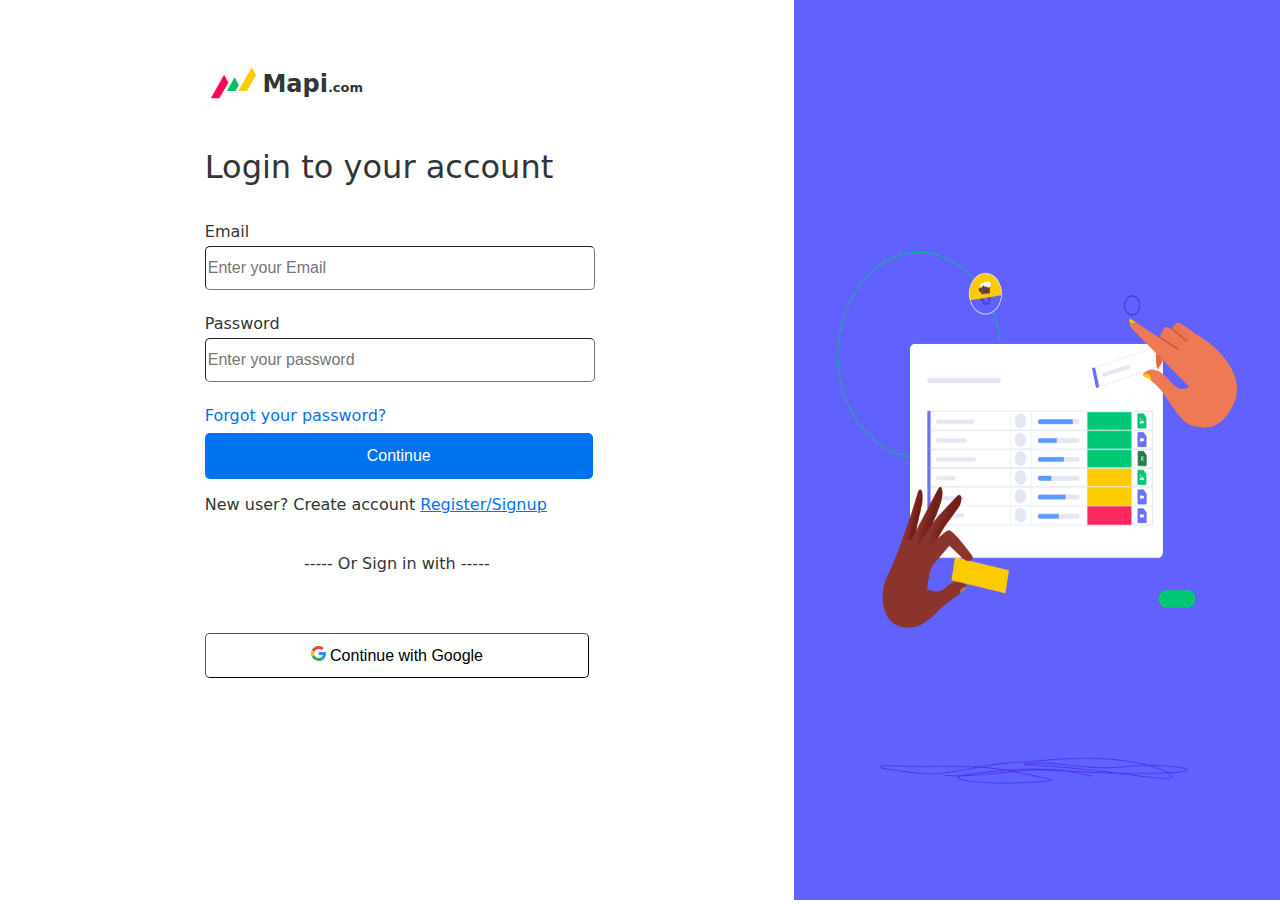
<file: Frontend/pages/login.html>
<!DOCTYPE html>
<html lang="en">
<head>
    <meta charset="UTF-8">
    <meta http-equiv="X-UA-Compatible" content="IE=edge">
    <meta name="viewport" content="width=device-width, initial-scale=1.0">
    <title>Login page</title>
    <link rel="stylesheet" href="../styles/login.css">
</head>
<body>
    <div id="container">
        <div id="left">
            <div id="leftmaincont">    
                <div id="logo">
                    <img src="../images/Untitled design.png" alt="Logo">        
                    <h2>Mapi<span>.com</span></h2>
                </div>
                <h1>Login to your account</h1>
                <form id="formcontainer">
                    <p>Email</p>
                    <input type="email" id="email" class="rcheck" placeholder="Enter your Email" required>
                    <p>Password</p>
                    <input type="password" id="password" class="rcheck" placeholder="Enter your password" required>
                    <p id="forgot">Forgot your password?</p>
                    <input type="submit" id="continue" value="Continue">
                </form>
                <p>New user? Create account <a href="./register.html" id="spanid">Register/Signup</a> </p>
                <div id="or">----- Or Sign in with -----</div>
                <button class="echeck" id="gbtn"> <img src="../images/google-icon.svg" alt="Google icon"> Continue with Google</button>
            </div>
        </div>
        <div id="right">
            <img src="../images/welcome-to-monday.png" alt="Welcome to Monday">
        </div>
    </div>
    <script src="../scripts/login.js"></script>
</body>  
</html>
</file>
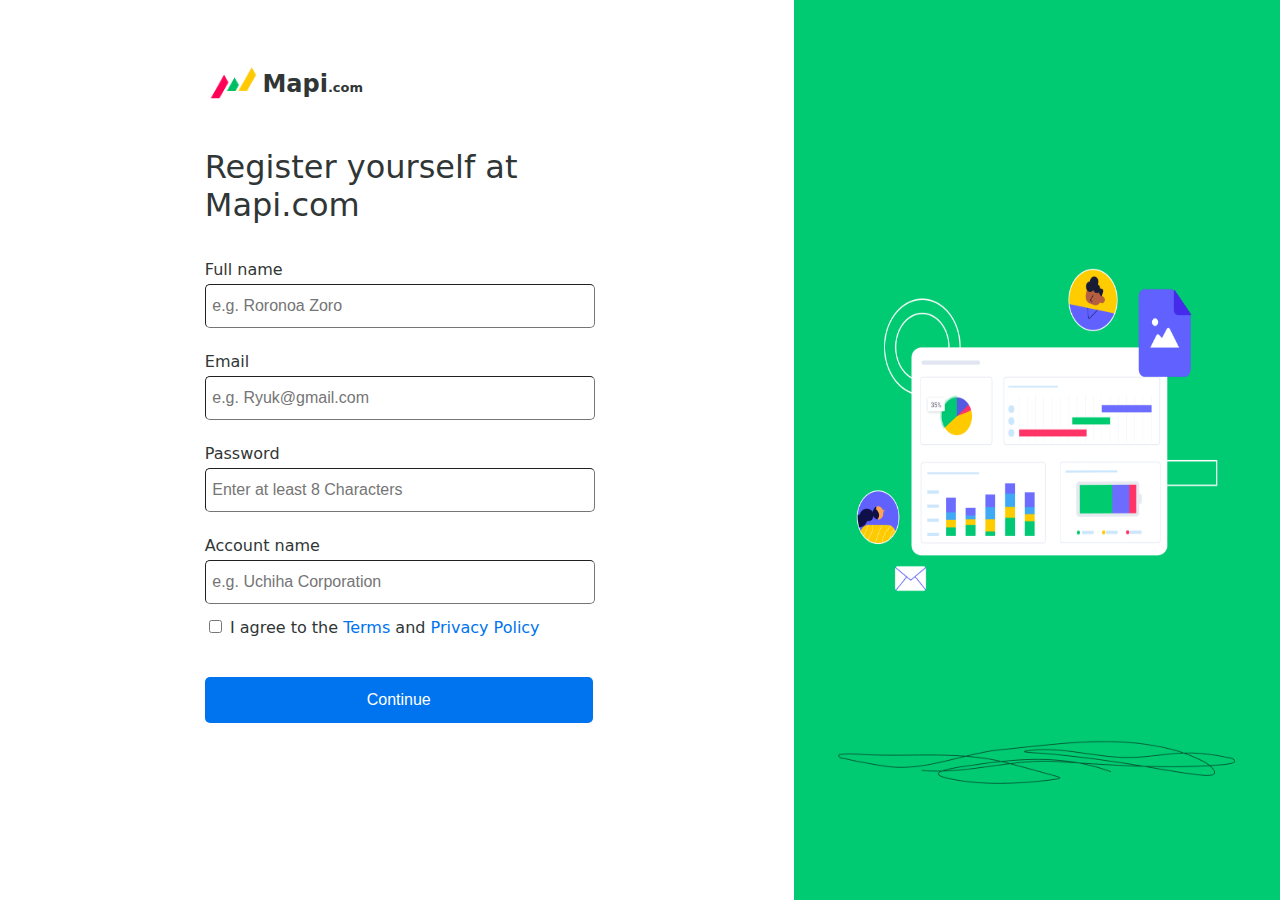
<file: Frontend/pages/register.html>
<!DOCTYPE html>
<html lang="en">
<head>
    <meta charset="UTF-8">
    <meta http-equiv="X-UA-Compatible" content="IE=edge">
    <meta name="viewport" content="width=device-width, initial-scale=1.0">
    <title>Register page</title>
    <link rel="stylesheet" href="../styles/register.css">
</head>
<body>
        <div id="container">
            <div id="left">
                <div id="leftmaincont">    
                    <div id="logo">
                        <img src="../images/Untitled design.png" alt="err">        
                        <h2>Mapi<span>.com</span></h2>

                    </div>
                    <h1>Register yourself at Mapi.com</h1>
                    <form id="formcontainer" action="/register" method="POST">
                        <p>Full name</p>
                        <input type="text" id="fullname" name="fullname" class="rcheck" placeholder=" e.g. Roronoa Zoro">
                        <p>Email</p>
                        <input type="email" id="email" name="email" class="rcheck" placeholder=" e.g. Ryuk@gmail.com">
                        <p>Password</p>
                        <input type="password" id="password" name="password" class="rcheck" placeholder=" Enter at least 8 Characters">
                        <p>Account name</p>
                        <input type="text" id="accountname" name="accountname" class="rcheck" placeholder=" e.g. Uchiha Corporation">
                        <div id="checkbox">
                            <input type="checkbox" required> <span>I agree to the <span class="terms"> Terms </span> and <span class="terms"> Privacy Policy</span> </span>
                        </div>
                        <input type="submit" id="continue" value="Continue">
                    </form>
                </div>
            </div>
            <div id="right">
                <img src="../images/what-aspects-of-your-work-do-you-need-help_with.png" alt="">
            </div>
        </div>
</body>  
</html>
<script src="../scripts/register.js"></script>
</file>
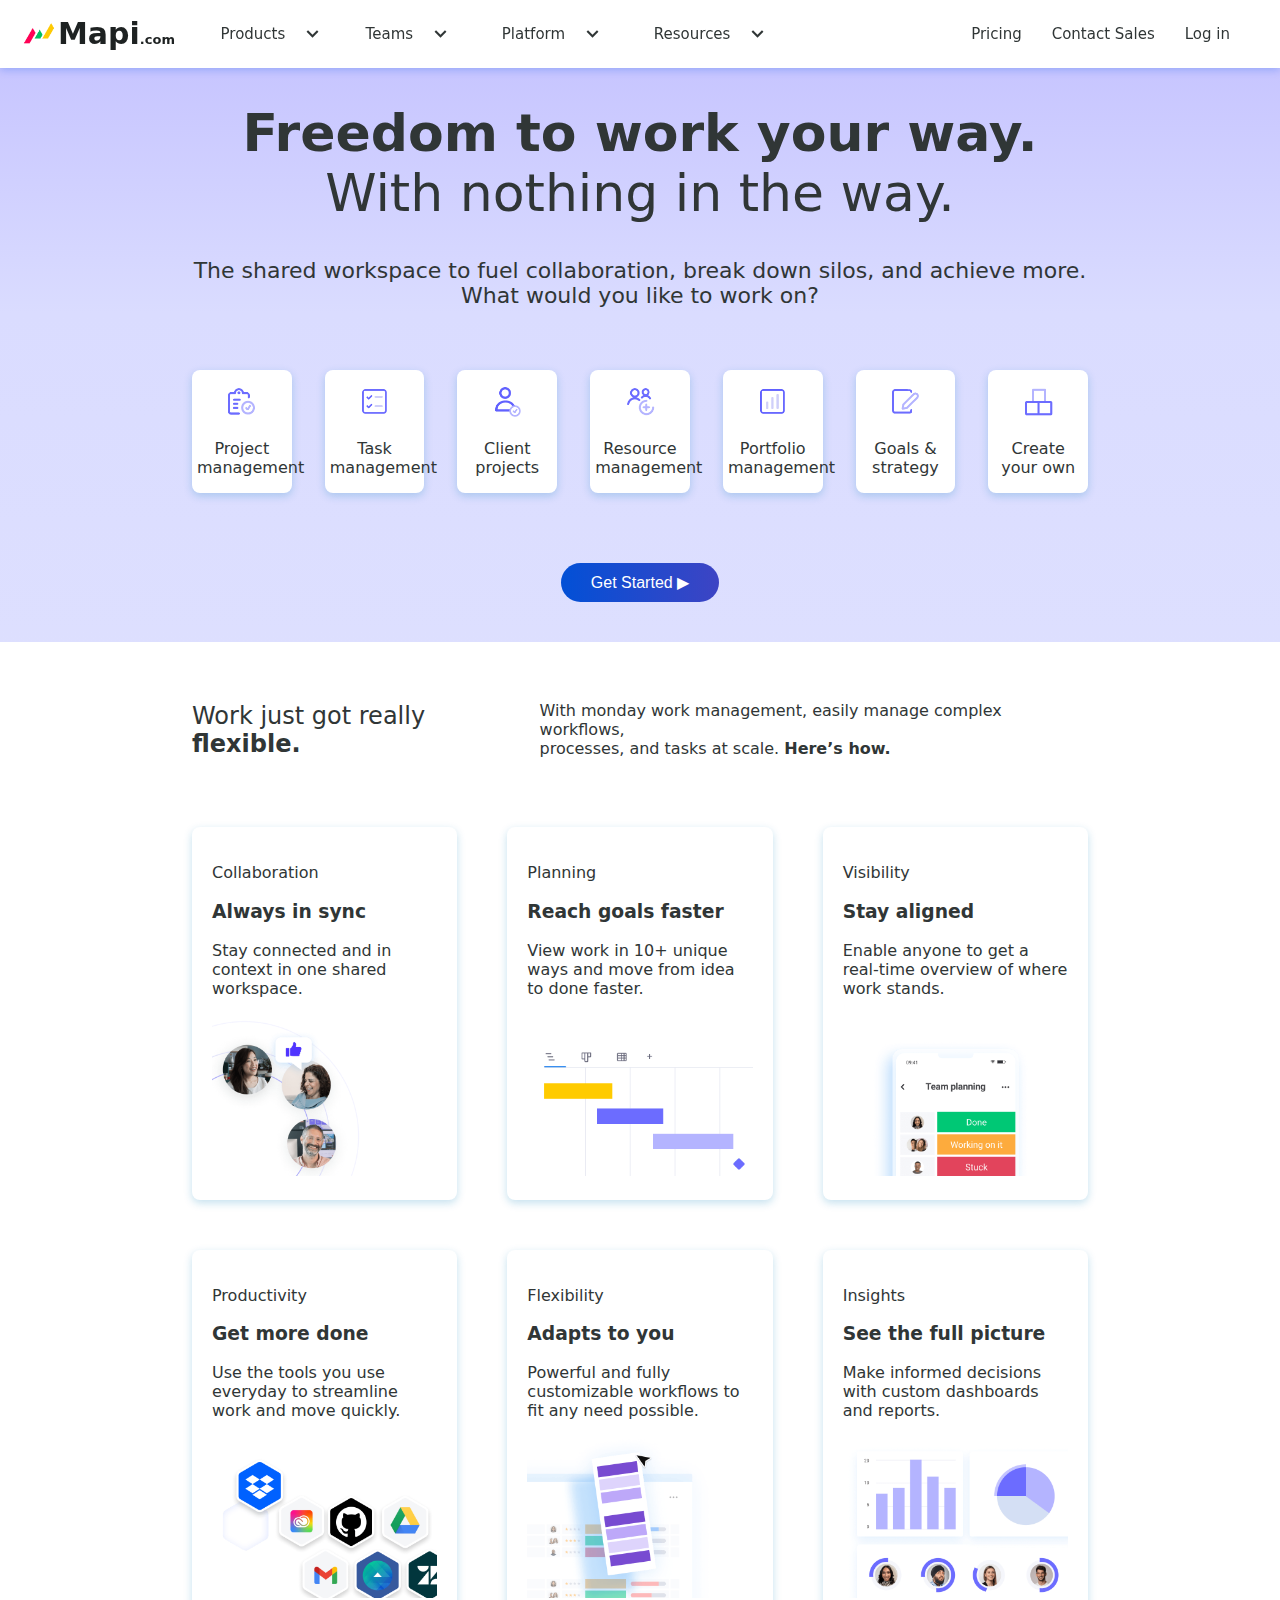
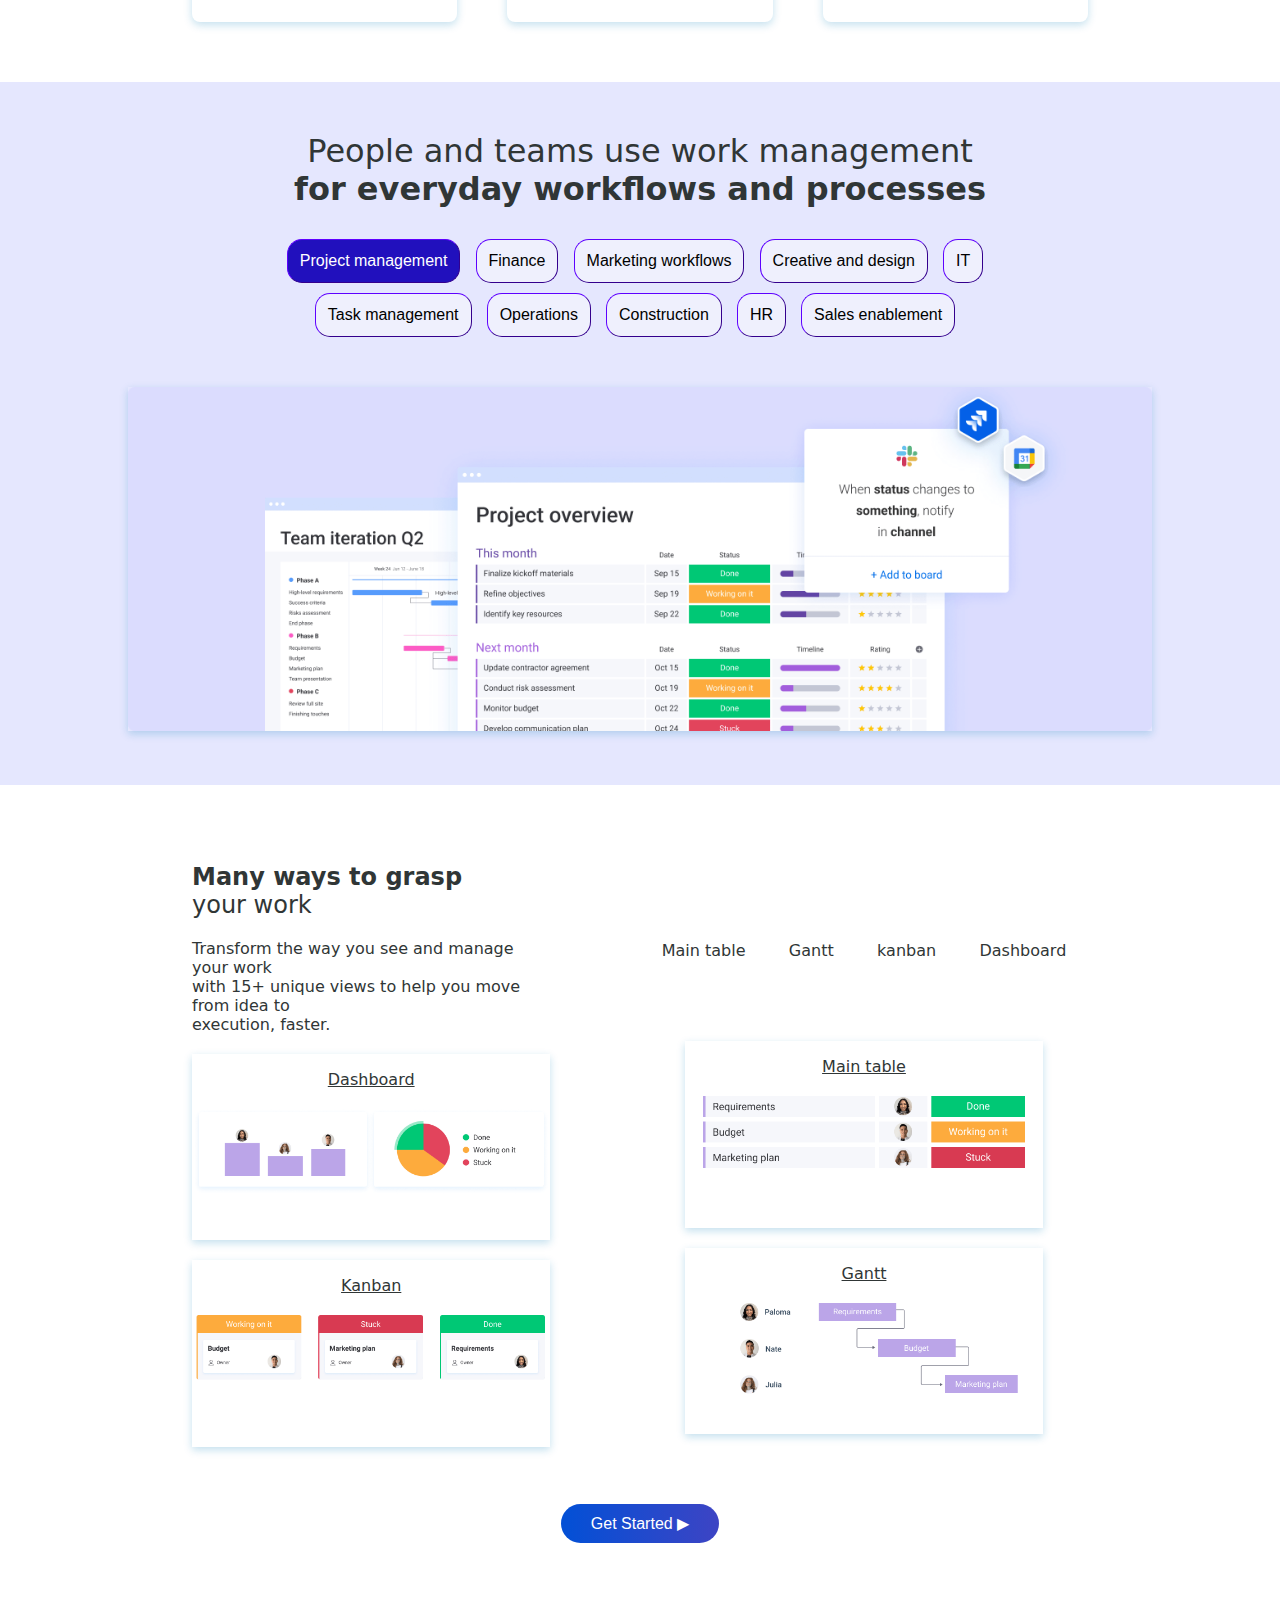
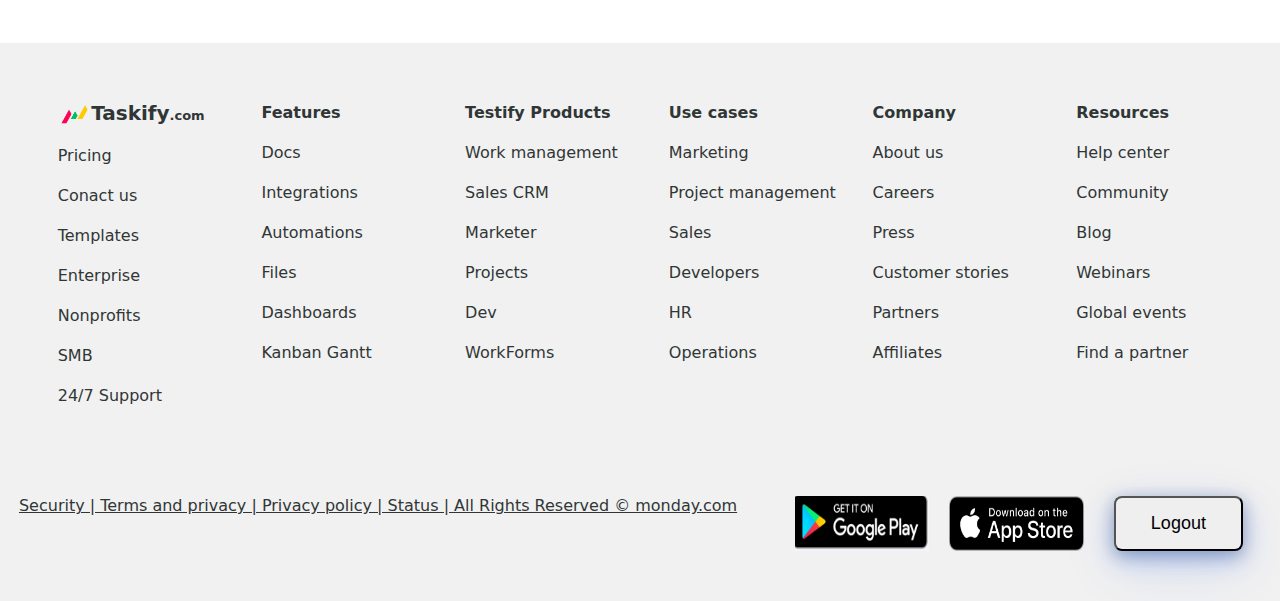
<file: Frontend/pages/wk_mngt.html>
<!DOCTYPE html>
<html lang="en">
<head>
    <meta charset="UTF-8">
    <meta http-equiv="X-UA-Compatible" content="IE=edge">
    <meta name="viewport" content="width=device-width, initial-scale=1.0">
    <title>Work Managment</title>
    <link rel="stylesheet" href="../styles/wk_mngt.css">
    <link rel="stylesheet" href="https://cdnjs.cloudflare.com/ajax/libs/font-awesome/6.4.0/css/all.min.css" integrity="sha512-iecdLmaskl7CVkqkXNQ/ZH/XLlvWZOJyj7Yy7tcenmpD1ypASozpmT/E0iPtmFIB46ZmdtAc9eNBvH0H/ZpiBw==" crossorigin="anonymous" referrerpolicy="no-referrer" />
    <link href='https://unpkg.com/boxicons@2.1.1/css/boxicons.min.css' rel='stylesheet'>
</head>
<body>
            <nav id="navbar">
            <div id="navleftdiv">
                <div id="logo">    
                    <img src="../images/Untitled design.png" alt="err">        
                    <a href="../index.html">Mapi<span>.com</span></a>
                </div>
                <div class="select-menu">
                    <div class="select-btn">
                        <div>
                            <button class="sBtn-text" id="prodbtn">Products</button>
                            <i class="bx bx-chevron-down" id="iprod"></i>
                        </div>             
                    </div>
            
                    <ul class="options">
                        <li class="option">
                            <img  class="dropimgs" src="../images/cate1_images/wm_icon_footer.png" alt="">
                            <span id="wk_mngt1" class="option-text">Work management : </span>
                            <p> Manage tasks and workflows to fuel team collaboration and productivity at scale.
                            </p>
                        </li>
                        <li class="option">
                            <img  class="dropimgs" src="../images/cate1_images/crm_icon.png" alt="">
                            <span class="option-text">Sales CRM :</span>
                            <p>Track and manage all aspects of your sales cycle, customer data, and more in one place.</p>
                        </li>
                        <li class="option">
                            <img  class="dropimgs" src="../images/cate1_images/pmo_icon.png" alt="">
                            <span class="option-text">Project management :</span>
                            <p>Plan, collaborate, and execute on every project and portfolio to reach your goals, faster.</p>
                        </li>
                        <li class="option">
                            <img  class="dropimgs" src="../images/cate1_images/dev_icon.png" alt="">
                            <span class="option-text"> Software development :</span>
                            <p>Build agile workflows to drive impact across your product, design, and R&D teams.
                            </p>
                        </li>
                        <li class="option">
                            <img  class="dropimgs" src="../images/cate1_images/design_icon.png" alt="">
                            <span class="option-text"> Creative& Design :</span>
                            For creating best Designs with our new work AI 
                        </li>

                    </ul> 
                </div>
                    <div class="navbtns">
                        <button >Teams</button>
                        <i class="bx bx-chevron-down"></i>
                    </div>
                    <div class="navbtns">
                        <button >Platform</button>
                        <i class="bx bx-chevron-down"></i>
                    </div>
                    <div class="navbtns">
                        <button >Resources</button>
                        <i class="bx bx-chevron-down"></i>
                    </div>
            </div>
            <div id="navrightdiv">
                <button class="navbtns" >Pricing</button>
                <button class="navbtns">Contact Sales</button>
                <a id="hrefLogin" href="../pages/login.html">Log in</a>
            </div>    
        </nav>

        <!-- main content---------- -->

            <div id="main">
                <h1> <span class="spanid">Freedom to work your way.</span>  <br>
                    With nothing in the way.</h1>
                <p>The shared workspace to fuel collaboration, break down silos, and achieve more. <br>
                    What would you like to work on?</p>
                <div id="cate1">
                    <div id="opentaskpage2">
                        <img  src="../images/wk_cate1/Project_and_Task_management.png" alt="">
                        <p>Project management</p>
                    </div>
                    <div id="opentaskpage3" >
                        <img src="../images/wk_cate1/task.png" alt="">
                        <p>Task management</p>
                    </div>
                    <div>
                        <img src="../images/wk_cate1/customer.png" alt="">
                        <p>Client projects</p>
                    </div>
                    <div>
                        <img src="../images/wk_cate1/recruitment_pipeline.png" alt="">
                        <p>Resource management</p>
                    </div>
                    <div>
                        <img src="../images/wk_cate1/Project.png" alt="">
                        <p>Portfolio management</p>
                    </div>
                    <div>
                        <img src="../images/wk_cate1/it_requests.png" alt="">
                        <p>Goals & strategy</p>
                    </div>
                    <div>
                        <img src="../images/wk_cate1/Build_your_own.png" alt="">
                        <p>Create your own</p>
                    </div>
                </div>
                <div>    
                    <button id="opentaskpage" class="getstart"> Get Started ▶</button>
                </div>
                <div id="cate2">
                    <div>
                        <h2> <span class="spanid2"> Work just got really</span> flexible. </h2>
                        <p>
                            With monday work management, easily manage complex workflows, <br> processes, and tasks at scale. <span class="spanid"> Here’s how.</span> </p>
                    </div>
                    <div id="card">
                        <div>
                            <p>Collaboration</p>
                            <h3>Always in sync</h3>
                            <p>Stay connected and in context in one shared workspace.</p>
                            <img src="../images/wk_cate2/collaboration_cards.png" alt="">
                        </div>
                        <div>
                            <p>Planning</p>
                            <h3>Reach goals faster</h3>
                            <p>View work in 10+ unique ways and move from idea to done faster.</p>
                            <img src="../images/wk_cate2/gantt_cards.png" alt="">
                        </div>
                        <div>
                            <p>Visibility</p>
                            <h3>Stay aligned</h3>
                            <p>Enable anyone to get a real-time overview of where work stands.</p>
                            <img src="../images/wk_cate2/mobile_cards.png" alt="">
                        </div>
                        <div>
                            <p>Productivity</p>
                            <h3>Get more done</h3>
                            <p>Use the tools you use everyday to streamline work and move quickly.</p>
                            <img src="../images/wk_cate2/integrations_cards.png" alt="">
                        </div>
                        <div>
                            <p>Flexibility</p>
                            <h3>Adapts to you</h3>
                            <p>Powerful and fully customizable workflows to fit any need possible.</p>
                            <img src="../images/wk_cate2/flexibility_cards.png" alt="">
                        </div>
                        <div>
                            <p>Insights</p>
                            <h3>See the full picture</h3>
                            <p>Make informed decisions with custom dashboards and reports.
                            </p>
                            <img src="../images/wk_cate2/dashbaords_cards.png" alt="">
                        </div>
          
                    </div>
                </div>

                <div id="cate3">
                    <h1> <span class="spanid2">People and teams use work management</span> <br>for everyday workflows and processes</h1>
                    <div id="divbtncate3">
                        <button class="btncate3">Project management</button>
                        <button class="btncate3">Finance</button>
                        <button class="btncate3">Marketing workflows</button>
                        <button class="btncate3">Creative and design</button>
                        <button class="btncate3">IT</button>
                        <button class="btncate3">Task management</button>
                        <button class="btncate3">Operations</button>
                        <button class="btncate3">Construction</button>
                        <button class="btncate3">HR</button>
                        <button class="btncate3">Sales enablement</button>
                    </div>
                    <div id="cate3img">
                        <img src="../images/wk_cate3/Project_managemnt.png" alt="">
                    </div>
                </div>

                <div id="cate4">
                    <div>
                        <div id="cate4left">
                            <h2>Many ways to grasp <br> <span class="spanid2">your work </span>
                             </h2>
                            <p>Transform the way you see and manage your work <br> with 15+ unique views to help you move from idea to <br> execution, faster.</p>
                            <div class="manyways manyways2">
                                <p>Dashboard</p>
                                <img src="../images/wk_cate4/Dashboard_2 (1).png" alt="">
                            </div>
                            <div class="manyways manyways2">
                                <p>Kanban</p>
                                <img src="../images/wk_cate4/Kanban_2.png" alt="">
                            </div>
                        </div>
                        <div id="cate4right">
                            <div>
                                <p>Main table</p>
                                <p>Gantt</p>
                                <p>kanban</p>
                                <p>Dashboard</p>
                            </div>
                            <div class="manyways">
                                <p>Main table</p>
                                <img src="../images/wk_cate4/Maintable_2.png" alt="">
                            </div>
                            <div class="manyways">
                                <p>Gantt</p>
                                <img src="../images/wk_cate4/Gantt_2.png" alt="">
                            </div>
                        </div>
                    </div>
                </div>
                <div id="btngetstart">    
                    <button class="getstart"> Get Started ▶</button>
                </div>



            <!-- main div ends next line -->
            </div>





        <div id="footer">
            <div id="fdiv1"> 
                <div id="logof">    
                    <img src="../images/Untitled design.png" alt="err">        
                    <a href="../index.html">Taskify<span>.com</span></a>
                </div>
                <a href="">Pricing</a> <br>
                <a href="">Conact us</a><br>
                <a href="">Templates</a><br>
                <a href="">Enterprise</a><br>
                <a href="">Nonprofits</a><br>
                <a href="">SMB</a><br>
                <a href="">24/7 Support</a>
            </div>
            <div class="fdiv2"> 
                <a href="">Features</a> <br>
                <a href="">Docs</a><br>
                <a href="">Integrations</a><br>
                <a href="">Automations</a><br>
                <a href="">Files</a><br>
                <a href="">Dashboards</a><br>
                <a href="">Kanban</a>
                <a href="">Gantt</a>
            </div>
            <div class="fdiv2"> 
                <a href="">Testify Products</a> <br>
                <a href="">Work management</a><br>
                <a href="">Sales CRM</a><br>
                <a href="">Marketer</a><br>
                <a href="">Projects</a><br>
                <a href="">Dev</a><br>
                <a href="">WorkForms</a>
            </div>
            <div class="fdiv2"> 
                <a href="">Use cases</a> <br>
                <a href="">Marketing</a><br>
                <a href="">Project management</a><br>
                <a href="">Sales</a><br>
                <a href="">Developers</a><br>
                <a href="">HR</a><br>
                <a href="">Operations</a>
            </div>
            <div class="fdiv2"> 
                <a href="">Company</a> <br>
                <a href="">About us</a><br>
                <a href="">Careers</a><br>
                <a href="">Press</a><br>
                <a href="">Customer stories</a><br>
                <a href="">Partners</a><br>
                <a href="">Affiliates</a>
            </div>
            <div class="fdiv2"> 
                <a href="">Resources</a> <br>
                <a href="">Help center</a><br>
                <a href="">Community</a><br>
                <a href="">Blog</a><br>
                <a href="">Webinars</a><br>
                <a href="">Global events</a><br>
                <a href="">Find a partner</a>
            </div>
        </div>
        <div id="footerbottum">
            <div>
                Security | Terms and privacy | Privacy policy | Status | All Rights Reserved © monday.com
            </div>
            <div>
                <img src="../images/footer/gplay.png" alt="err">   
                <img src="../images/footer/Download_on_the_App_Store_Badge_US-UK_RGB_blk_092917_1.png" alt="err"> 
                <button id="logout"> Logout</button> 

            </div>
            <div></div>
        </div>

    
</body>
</html>
<script src="../scripts/wk_mngt.js"></script>
</file>
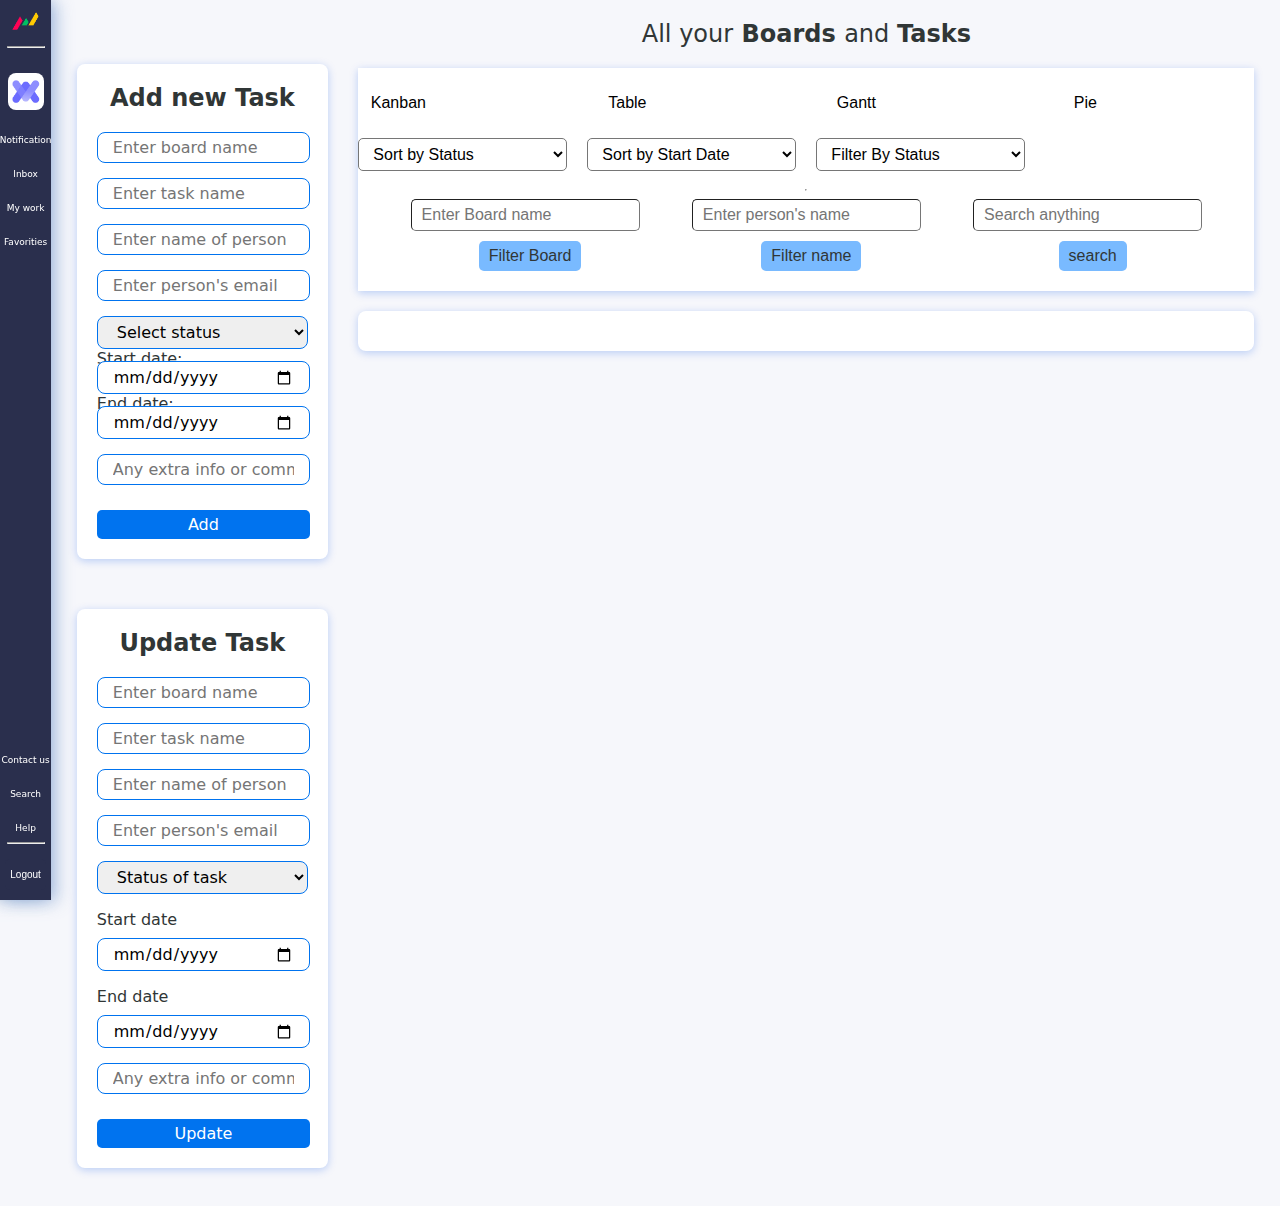
<file: Frontend/pages/wk_task.html>
<!DOCTYPE html>
<html lang="en">
<head>
    <meta charset="UTF-8">
    <meta http-equiv="X-UA-Compatible" content="IE=edge">
    <meta name="viewport" content="width=device-width, initial-scale=1.0">
    <title>Task management</title>
    <link rel="stylesheet" href="../styles/wk_task.css">
    <link rel="stylesheet" href="https://cdnjs.cloudflare.com/ajax/libs/font-awesome/6.4.0/css/all.min.css" integrity="sha512-iecdLmaskl7CVkqkXNQ/ZH/XLlvWZOJyj7Yy7tcenmpD1ypASozpmT/E0iPtmFIB46ZmdtAc9eNBvH0H/ZpiBw==" crossorigin="anonymous" referrerpolicy="no-referrer" />
</head>
<body>
    <div id="fullpage">
        <div id="sidenav">
            <div id="sidenav1">
                <img id="hmpgredirect" src="../images/Untitled design.png" alt="">
                <hr>
                <img src="../images/cate1_images/wm_icon_footer.png" alt="">
                <i class="fa-regular fa-bell" style="color: #ffffff;"></i>
                <p>Notification</p>
                <i class="fa-solid fa-inbox" style="color: #ffffff;"></i>
                <p>Inbox</p>
                <i class="fa-solid fa-briefcase" style="color: #ffffff;"></i>
                <p>My work</p>
                <i class="fa-regular fa-star" style="color: #ffffff;"></i>
                <p>Favorities</p>
            </div>
            <div id="sidenav2">
                <i class="fa-solid fa-phone-volume" style="color: #ffffff;"></i>
                <p>Contact us</p>
                <i class="fa-solid fa-magnifying-glass" style="color: #ffffff;"></i>
                <p>Search</p>
                <i class="fa-solid fa-question" style="color: #ffffff;"></i>
                <p>Help</p>
                <hr>
                <i class="fa-regular fa-user" style="color: #ffffff;"></i>
                <button id="logout">Logout</button>
            </div>
        </div>
        <div id="addNup">
            <form id="add">
                <h2>Add new Task</h2>
                <input type="text" id="board" placeholder="Enter board name">
                <input type="text" id="task" placeholder="Enter task name">
                <input type="text" id="person_allocated" placeholder="Enter name of person">
                <input type="text" id="p_email" placeholder="Enter person's email">
                <select id="status">
                    <option value="" disabled selected>Select status</option>
                    <option value="completed">Completed</option>
                    <option value="in_progress">In Progress</option>
                    <option value="stuck">Stuck</option>
                </select>
                <label for="start_date" style="margin-bottom: 10px;">Start date:</label>
                <input type="date" id="start_date">
                <label for="end_date" style="margin-bottom: 10px;">End date:</label>
                <input type="date" id="end_date">
                <input type="text" id="extra" placeholder="Any extra info or comments..">
                <input type="submit" id="submit" value="Add">
            </form>


            <form id="update">
                <h2>Update Task</h2>
                <p id="idt" style="display: none;"></p>
                <input type="text" id="up_board" placeholder="Enter board name">
                <input type="text" id="up_task" placeholder="Enter task name">
                <input type="text" id="up_person_allocated" placeholder="Enter name of person">
                <input type="text" id="up_p_email" placeholder="Enter person's email">
                <select  id="up_status">
                    <option class="ogray" value="">Status of task</option>
                    <option class="ogreen" value="completed">Completed</option>
                    <option class="oyellow" value="in_progress">In progress</option>
                    <option class="ored" value="stuck">Stuck</option>
                </select>
                <p>Start date</p>
                <input type="date" id="up_start_date" placeholder="Enter start date">
                <p>End date</p>
                <input type="date" id="up_end_date" placeholder="Enter end date">
                <input type="text" id="up_extra" placeholder="Any extra info or comments..">
                <input type="submit" id="up_submit" value="Update">
            </form>
        </div>



        <div id="fullworkspace">

            <div id="topbar">
                <h2><span class="spancls"> All your</span>  Boards <span class="spancls">  and </span> Tasks </h2>
                <div id="dataforms">
                    <div>
                        <button class="topbtns" id="kanban">Kanban</button>
                        <button class="topbtns" id="Table">Table</button>
                        <button class="topbtns" id="Gantt">Gantt</button>
                        <button class="topbtns" id="pie">Pie</button>
                        <select class="topbtns1" id="sortBystatus">
                            <option value="">Sort by Status</option>
                            <option value="lowToHigh">Stuck to Completed</option>
                            <option value="HighToLow">Completed to Stuck</option>
                        </select>
                        <select class="topbtns1" id="sortByStartdate">
                            <option value="">Sort by Start Date</option>
                            <option value="lowToHighSD">oldest to latest</option>
                            <option value="HighToLowSD">latest to oldest</option>
                        </select>

                        <select class="topbtns1" id="filterByStatus">
                            <option value="" >Filter By Status</option>
                            <option value="completed" >Completed</option>
                            <option value="in_progress" >In progress</option>
                            <option value="stuck" >Stuck</option>
                        </select>
                    </div>

                    <hr>

                    <div>
                        <form id="filterByBoard">
                            <input type="text" id="filterBoard" class="topbtns1" placeholder="Enter Board name">
                            <input type="submit" id="filterBoardSubmit" class="topbtns1" value="Filter Board">
                        </form>
                        <form id="filterByName">
                            <input type="text" id="filtername" class="topbtns1" placeholder="Enter person's name">
                            <input type="submit" id="filternameSubmit" class="topbtns1" value="Filter name">
                        </form>
                        <form id="searchany">
                            <input class="topbtns1" type="text" placeholder="Search anything" id="search">
                            <input class="topbtns1" type="submit" value="search">
                        </form>
                    </div>


                </div>

            </div>


            <div class="maincontainer" id="maincontainer">
            </div>
        </div>
</div>
    
</body>
</html>
<script src="../scripts/wk_task.js"></script>
</file>
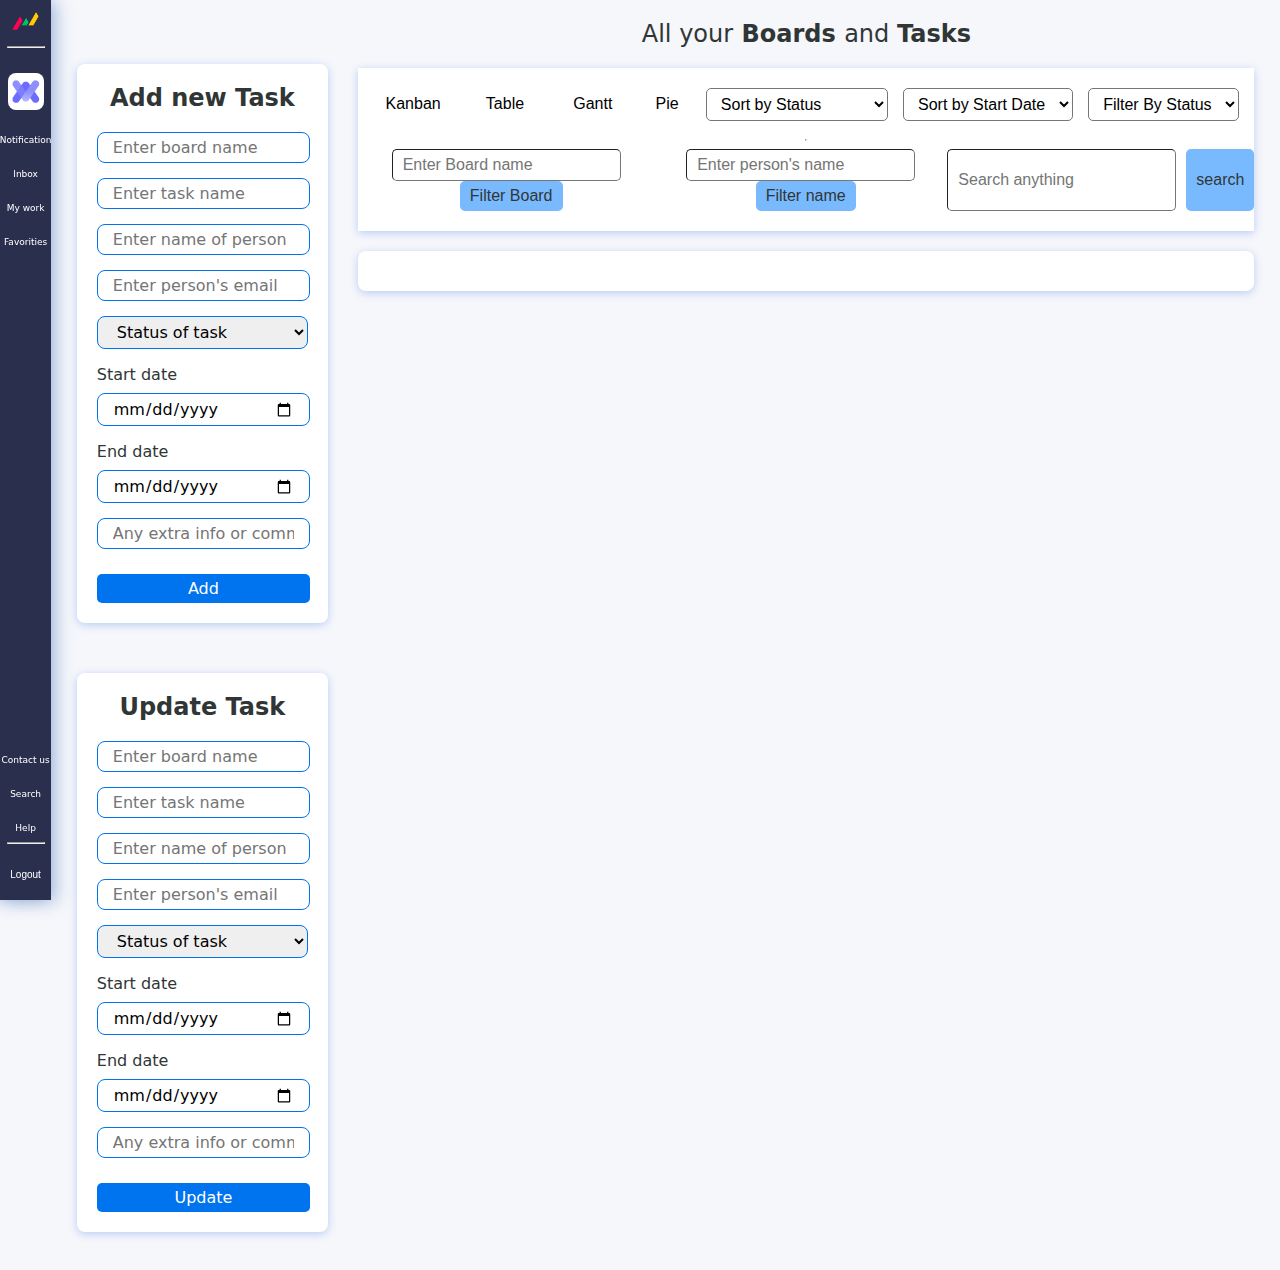
<file: Frontend/pages/wk_task_tab.html>
<!DOCTYPE html>
<html lang="en">
<head>
    <meta charset="UTF-8">
    <meta http-equiv="X-UA-Compatible" content="IE=edge">
    <meta name="viewport" content="width=device-width, initial-scale=1.0">
    <title>Task management</title>
    <link rel="stylesheet" href="../styles/wk_task_tab.css">
    <link rel="stylesheet" href="https://cdnjs.cloudflare.com/ajax/libs/font-awesome/6.4.0/css/all.min.css" integrity="sha512-iecdLmaskl7CVkqkXNQ/ZH/XLlvWZOJyj7Yy7tcenmpD1ypASozpmT/E0iPtmFIB46ZmdtAc9eNBvH0H/ZpiBw==" crossorigin="anonymous" referrerpolicy="no-referrer" />
</head>
<body>
    <div id="fullpage">
        <div id="sidenav">
            <div id="sidenav1">
                <img id="hmpgredirect" src="../images/Untitled design.png" alt="">
                <hr>
                <img src="../images/cate1_images/wm_icon_footer.png" alt="">
                <i class="fa-regular fa-bell" style="color: #ffffff;"></i>
                <p>Notification</p>
                <i class="fa-solid fa-inbox" style="color: #ffffff;"></i>
                <p>Inbox</p>
                <i class="fa-solid fa-briefcase" style="color: #ffffff;"></i>
                <p>My work</p>
                <i class="fa-regular fa-star" style="color: #ffffff;"></i>
                <p>Favorities</p>
            </div>
            <div id="sidenav2">
                <i class="fa-solid fa-phone-volume" style="color: #ffffff;"></i>
                <p>Contact us</p>
                <i class="fa-solid fa-magnifying-glass" style="color: #ffffff;"></i>
                <p>Search</p>
                <i class="fa-solid fa-question" style="color: #ffffff;"></i>
                <p>Help</p>
                <hr>
                <i class="fa-regular fa-user" style="color: #ffffff;"></i>
                <button id="logout">Logout</button>
            </div>
        </div>
        <div id="addNup">
            <form id="add">
                <h2>Add new Task</h2>
                <input type="text" id="board" placeholder="Enter board name">
                <input type="text" id="task" placeholder="Enter task name">
                <input type="text" id="person_allocated" placeholder="Enter name of person">
                <input type="text" id="p_email" placeholder="Enter person's email">
                <select  id="status">
                    <option class="ogray" value="">Status of task</option>
                    <option class="ogreen" value="completed">Completed</option>
                    <option class="oyellow" value="in_progress">In progress</option>
                    <option class="ored" value="stuck">Stuck</option>
                </select>
                <p>Start date</p>
                <input type="date" id="start_date" placeholder="Enter start date">
                <p>End date</p>
                <input type="date" id="end_date" placeholder="Enter end date">
                <input type="text" id="extra" placeholder="Any extra info or comments..">
                <input type="submit" id="submit" value="Add">
            </form>


            <form id="update">
                <h2>Update Task</h2>
                <p id="idt" style="display: none;"></p>
                <input type="text" id="up_board" placeholder="Enter board name">
                <input type="text" id="up_task" placeholder="Enter task name">
                <input type="text" id="up_person_allocated" placeholder="Enter name of person">
                <input type="text" id="up_p_email" placeholder="Enter person's email">
                <select  id="up_status">
                    <option class="ogray" value="">Status of task</option>
                    <option class="ogreen" value="completed">Completed</option>
                    <option class="oyellow" value="in_progress">In progress</option>
                    <option class="ored" value="stuck">Stuck</option>
                </select>
                <p>Start date</p>
                <input type="date" id="up_start_date" placeholder="Enter start date">
                <p>End date</p>
                <input type="date" id="up_end_date" placeholder="Enter end date">
                <input type="text" id="up_extra" placeholder="Any extra info or comments..">
                <input type="submit" id="up_submit" value="Update">
            </form>
        </div>



        <div id="fullworkspace">


            <div id="topbar">
                <h2><span class="spancls"> All your</span>  Boards <span class="spancls">  and </span> Tasks </h2>
                <div id="dataforms">
                    <div>
                        <button class="topbtns" id="kanban">Kanban</button>
                        <button class="topbtns" id="Table">Table</button>
                        <button class="topbtns" id="Gantt">Gantt</button>
                        <button class="topbtns" id="pie">Pie</button>
                        <select class="topbtns1" id="sortBystatus">
                            <option value="">Sort by Status</option>
                            <option value="lowToHigh">Stuck to Completed</option>
                            <option value="HighToLow">Completed to Stuck</option>
                        </select>
                        <select class="topbtns1" id="sortByStartdate">
                            <option value="">Sort by Start Date</option>
                            <option value="lowToHighSD">oldest to latest</option>
                            <option value="HighToLowSD">latest to oldest</option>
                        </select>

                        <select class="topbtns1" id="filterByStatus">
                            <option value="" >Filter By Status</option>
                            <option value="completed" >Completed</option>
                            <option value="in_progress" >In progress</option>
                            <option value="stuck" >Stuck</option>
                        </select>
                    </div>

                    <hr>

                    <div>
                        <form id="filterByBoard">
                            <input type="text" id="filterBoard" class="topbtns1" placeholder="Enter Board name">
                            <input type="submit" id="filterBoardSubmit" class="topbtns1" value="Filter Board">
                        </form>
                        <form id="filterByName">
                            <input type="text" id="filtername" class="topbtns1" placeholder="Enter person's name">
                            <input type="submit" id="filternameSubmit" class="topbtns1" value="Filter name">
                        </form>
                        <form id="searchany">
                            <input class="topbtns1" type="text" placeholder="Search anything" id="search">
                            <input class="topbtns1" type="submit" value="search">
                        </form>
                    </div>


                </div>

            </div>


            <div class="maincontainer" id="maincontainer">
            </div>
        </div>
</div>
    
</body>
</html>
<script src="../scripts/wk_task_tab.js"></script>
</file>
<file: Frontend/styles/login.css>
body{
    font-family: system-ui, -apple-system, BlinkMacSystemFont, 'Segoe UI', Roboto, Oxygen, Ubuntu, Cantarell, 'Open Sans', 'Helvetica Neue', sans-serif;
    margin: 0px;
    padding: 0px;
    color: #303636;
}
#container{
    display: flex;
    height: 100vh;
}
#logo{
    display: flex;
    align-items: center;
    justify-content: left;
    margin-top: -10px;

}

#logo>img{
    width: 15%;
}
#logo span{
    font-size: small;
}
#left{
    margin: auto;
    margin-top: 60px;
    width: 60%;
}

#leftmaincont>h1{
    font-weight: 500;
    margin-bottom: 20px;
    margin-top: 30px;
}
#leftmaincont{
    width: 50%;
    margin: auto;
    text-align: left;
}



.rcheck{
    font-size: medium;
    width: 100%;
    padding-top: 12px;
    padding-bottom: 12px;
    text-decoration: none;
    border-radius: 5px;
    background-color: white;
    border-width: 1px;
    margin-bottom: 8px;

}

form>p{
    font-weight: 500;
    margin-bottom: 5px;
}

form{
    margin-bottom: -30px;
}

#right{
    width:38%;
    height: 100vh;
}

#right>img{
    width: 100%;
    height: 100vh;
}


form{
    display: flex;
    flex-direction: column;  
}


#continue{
    font-size: medium;
    width: 101%;
    padding-top: 14px;
    padding-bottom: 14px;
    text-decoration: none;
    border-radius: 5px;
    background-color:#0073ef;
    border-width: 0px;
    margin-bottom: 30px;
    margin-top: 10px;
    color: white;
}

#forgot:hover{
    cursor: pointer;
}

#forgot{
    font-weight: 400;
    color: #0073ef;
    margin-bottom: -2px;

}

#gbtn>img{
    width: 15px;
}

#gbtn:hover{
    cursor: pointer;
    background-color: rgb(240, 240, 240);
}

#or{
    text-align: center;
    margin-top: 40px;
    margin-bottom: 30px;
}

.echeck{
    font-size: medium;
    width: 100%;
    padding-top: 12px;
    padding-bottom: 12px;
    text-decoration: none;
    border-radius: 5px;
    background-color: white;
    border-width: 1px;
    margin-bottom: 30px;
    margin-top: 30px;
}

#spanid{
    color: #0073ef;
}
</file>
<file: Frontend/styles/register.css>
body{
    font-family: system-ui, -apple-system, BlinkMacSystemFont, 'Segoe UI', Roboto, Oxygen, Ubuntu, Cantarell, 'Open Sans', 'Helvetica Neue', sans-serif;
    margin: 0px;
    padding: 0px;
    color: #303636;
}
#container{
    display: flex;
    height: 100vh;
}
#logo{
    display: flex;
    align-items: center;
    justify-content: left;
    /* border: 1px solid black; */
    margin-top: -10px;

}

#logo>img{
    width: 15%;
}
#logo span{
    font-size: small;
}
#left{
    margin: auto;
    margin-top: 60px;
    width: 60%;
}

#leftmaincont>h1{
    font-weight: 500;
    margin-bottom: 20px;
    margin-top: 30px;
}
#leftmaincont{
    width: 50%;
    margin: auto;
    text-align: left;
}



.rcheck{
    font-size: medium;
    width: 100%;
    padding-top: 12px;
    padding-bottom: 12px;
    text-decoration: none;
    border-radius: 5px;
    background-color: white;
    border-width: 1px;
    margin-bottom: 8px;

}

form>p{
    font-weight: 500;
    margin-bottom: 5px;
}

#right{
    width:38%;
    height: 100vh;
}

#right>img{
    width: 100%;
    height: 100%;
}


form{
    display: flex;
    flex-direction: column;  
}


#continue{
    font-size: medium;
    width: 101%;
    padding-top: 14px;
    padding-bottom: 14px;
    text-decoration: none;
    border-radius: 5px;
    background-color:#0073ef;
    border-width: 0px;
    margin-bottom: 30px;
    margin-top: 10px;
    color: white;
}

.terms{
    color: #0073ef;
}

.terms:hover{
    cursor: pointer;
}

#checkbox{
    margin-top: 5px;
    margin-bottom: 30px;
}
</file>
<file: Frontend/styles/wk_mngt.css>
body{
    font-family: system-ui, -apple-system, BlinkMacSystemFont, 'Segoe UI', Roboto, Oxygen, Ubuntu, Cantarell, 'Open Sans', 'Helvetica Neue', sans-serif;
    margin: 0px;
    padding: 0px;
    color: #303636;
}
#navbar{
    display: flex;
    align-items: center;
    justify-content: space-around;
    box-shadow: rgba(3, 79, 232, 0.25) 0px 2px 8px 0px;
    background-color: white;
    position: sticky;
    top: 0;
    /* z-index: 1; */
    padding: 15px 0px 15px 0px;
}

#logo{
    display: flex;
    align-items: center;
    justify-content: left;
    width: 18%;
    margin-right: 2%;

}

#logo>img{
    width: 25%;
}
#logo span{
    font-size: small;
}

#logo>a{
    text-decoration: none;
    color: #1e2222;
    font-family: system-ui, -apple-system, BlinkMacSystemFont, 'Segoe UI', Roboto, Oxygen, Ubuntu, Cantarell, 'Open Sans', 'Helvetica Neue', sans-serif;
    font-size: 30px;
    font-weight: 700;
}

#navleftdiv{
    display: flex;
    align-items: center;
    margin-left: 20px;

}

#navleftdiv>button{
    margin-right: 3%;
}


#navrightdiv{
    display: flex;
    align-items: center;
    justify-content: right;
    width: 40%;
    margin-right: 20px;
}

#navrightdiv>button{
    margin-right: 0%;
}

#navbar button{
    font-family: system-ui, -apple-system, BlinkMacSystemFont, 'Segoe UI', Roboto, Oxygen, Ubuntu, Cantarell, 'Open Sans', 'Helvetica Neue', sans-serif;
    color: #303636;
    text-decoration: none;
    border-width: 0px;
    background-color: white;
    padding: 7px 15px;
    border-radius: 8px;
    font-size: 15px;
}

#navbar button:hover{
    background-color: rgb(237, 243, 253);
    color: rgb(83, 1, 225);
}
#navbar span{
    font-weight: 600;
}

#navrightdiv>a{
    font-family: system-ui, -apple-system, BlinkMacSystemFont, 'Segoe UI', Roboto, Oxygen, Ubuntu, Cantarell, 'Open Sans', 'Helvetica Neue', sans-serif;
    color: #303636;
    text-decoration: none;
    border-width: 0px;
    background-color: white;
    padding: 7px 15px;
    border-radius: 8px;
    font-size: 15px;
    margin-right: 15px;
}

#navrightdiv>a:hover{
    background-color: rgb(176, 255, 181);
    color: rgb(0, 0, 0);
    box-shadow: rgba(0, 0, 0, 0.24) 0px 3px 8px;
}
/* nav bar ended */


/* nav bar dropdown start */

.select-menu{
    margin-right: 3%;
    margin-left: 2%;
}

.select-menu .select-btn{
    display: flex;
    border-radius: 8px;
    align-items: center;
    cursor: pointer;
    justify-content: left;

}

.select-btn>div{
    display: flex;
    align-items: center;
}

.select-btn i{
    font-size: 25px;
    transition: 0.3s;
}
.select-menu.active .select-btn i{
    transform: rotate(-180deg);
}
.select-menu .options{
    position: absolute;
    padding: 20px;
    margin-top: 15px;
    border-radius: 8px;
    background: #fff;
    box-shadow: 0 0 3px rgba(0,0,0,0.1);
    display: none;
    width: 70%;
}
.select-menu.active .options{
    display: block;
}
.options .option{
    display: flex;
    height: 55px;
    cursor: pointer;
    padding: 0 16px;
    border-radius: 8px;
    align-items: center;
    background: #fff;
}
.options .option:hover{
    background: #F2F2F2;
}
.option i{

    font-size: 25px;
    margin-right: 12px;
}
.option .option-text{
    font-size: 15px;
    font-family: system-ui, -apple-system, BlinkMacSystemFont, 'Segoe UI', Roboto, Oxygen, Ubuntu, Cantarell, 'Open Sans', 'Helvetica Neue', sans-serif;
    color: #303636;
}

.navbtns i{
    font-size: 25px;
}

.navbtns{
    display: flex;
    align-items: center;
    margin-right: 4%;

}

.dropimgs{
    width: 3%;
    margin-right: 10px;
}

.option-text{
    margin-right: 10px;
    padding: 15px;
    width: 130px;

}
/* nav bar dropdown end */

/* main content started-------------------------------- */
/* main content started-------------------------------- */
#main{
    background: #dadbf9;
    background: linear-gradient(180deg, #c7c5ff 0%, #dadcff 8%, #e5e7fe 45%);
    margin-top: -40px;
}

#main>h1{
    font-size: 52px;
    font-weight: 400;
    text-align: center;
    padding-top: 40px;
    line-height: 60px;
}
#main>p{
    text-align: center;
    font-size: 22px;
    margin-top: 0px;
    padding-bottom: 40px;
}

.spanid{
    font-weight: 700;
}
/* cate1--------- */
#cate1{
    width: 70%;
    display: flex;
    justify-content: space-between;
    margin: auto;
    margin-bottom: 20px;
    
}

#cate1>div>img{
    width: 35px;
}

#cate1>div{
    background-color: white;
    width: 10%;
    text-align: center;
    border-radius: 8px;
    padding: 14px 5px 0px 5px;
    margin-bottom: 50px;
    box-shadow: rgba(9, 126, 185, 0.24) 0px 3px 8px;
}

#cate1>div:hover{
    box-shadow: rgba(1, 22, 62, 0.25) 0px 4px 16px, rgba(3, 79, 232, 0.25) 0px 8px 24px, rgba(9, 80, 233, 0.12) 0px 16px 56px;
}

.getstart{
    padding: 10px 30px 10px 30px;
    border-radius: 20px;
    border: 0px;
    background-image: linear-gradient(to right,#0250d6 0%, #3d44c4 100%);
    color: white;
    display: block;
    margin: auto;
    font-size: medium;


}

.getstart:hover{
    background-image: linear-gradient(to right,#033893 0%, #2110bd 100%);
}

/* cate2--------------- */

#cate2{

    background-color: white;
    margin-top: 40px;
    padding-bottom: 60px;
}

#cate2>div:nth-child(1){
    padding-top: 40px;
    width: 70%;
    display: flex;
    align-items: center;
    justify-content: space-between;
    margin: auto;
}

.spanid2{
    font-weight: 400;
}

#card{
    width: 70%;
    margin: auto;
    display: grid;
    grid-template-columns: repeat(3,1fr);
    gap: 50px;
    margin-top: 50px;
}

#card>div{
    border-radius: 8px;
    box-shadow: rgba(9, 126, 185, 0.24) 0px 3px 8px;
    text-align: start;
    padding: 20px;
    /* border: 1px solid black; */
}

#card>div>img{
    width: 100%;
}

/* cate3------------- */

#cate3{
    margin-top: 50px;
    text-align: center;
}

#divbtncate3{
    width: 60%;
    margin: auto;
}

.btncate3{
    padding: 12px;
    border-radius: 15px;
    font-size: medium;
    margin-right: 10px;
    margin-top: 10px;
    border-color:rgb(83, 1, 225);
    border-width: 1px;
    background-color: #eff0fd;
}

.btncate3:hover{
    cursor: pointer;
}

#divbtncate3>button:nth-child(1){
    color: white;
    background-color: #2110bd;
}

#cate3img{
    width: 80%;
    margin: auto;
    margin-top: 50px;
}

#cate3img>img{
    width: 100%;
    margin-bottom: 50px;
    box-shadow: rgba(9, 126, 185, 0.24) 0px 3px 8px;

}


#cate4{
    background-color: white;
}

#cate4>div{
    padding-top: 40px;
    width: 70%;
    display: flex;
    align-items: center;
    justify-content: space-between;
    margin: auto;
}

#cate4left{
    width: 40%;
    /* border: 1px solid black; */
}

#cate4right{
    width: 50%;
    /* border: 1px solid black; */

}

#cate4right>div{
    display: flex;
    align-items: center;
    justify-content: space-around;
    margin-bottom: 30px;
}


#cate4right img{
    width: 100%;
}

.manyways{
    display: flex;
    flex-direction: column;
    box-shadow: rgba(9, 126, 185, 0.24) 0px 3px 8px;
    padding-bottom: -80px;
    text-align: center;
    width: 80%;
    margin: auto;
}

.manyways>p{
    font-weight: 500;
    text-decoration: underline;
    margin-bottom: 20px;
}

#cate4left div{
 margin-top: 20px;
}

.manyways2{
    width: 100%;
}

#cate4right>div:nth-child(1){
    margin-top: 100px;
    /* margin-bottom:20px ; */
}

#cate4right>div:nth-child(2){
    margin-top: 65px;
    margin-bottom:20px ;
}

#btngetstart{
    padding-top: 40px;
    padding-bottom: 50px;
    background-color: white;
}

/* main content ended ------------- */














/* footer start */
#logof{
    display: flex;
    align-items: center;
    justify-content: left;
    width: 18%;
    margin-right: 2%;

}

#logof>img{
    width: 100%;
}
#logof span{
    font-size: small;
}

#logof>a{
    text-decoration: none;
    color: #1e2222;
    font-family: system-ui, -apple-system, BlinkMacSystemFont, 'Segoe UI', Roboto, Oxygen, Ubuntu, Cantarell, 'Open Sans', 'Helvetica Neue', sans-serif;
    font-size: 20px;
    font-weight: 700;
}

#footer{
    display: flex;
    align-items: start;
    justify-content: space-evenly;
    background-color: rgb(241, 241, 241);
    margin-top: 50px;
    padding-top: 50px;
    padding-bottom: 50px;
    padding-left: 40px;
}

#footer>div{
    width: 15%;
}


#footer a{
    text-decoration: none;
    color: #303636;
    line-height: 40px;
}

.fdiv2>a:nth-child(1){
    font-weight: 600;
}

#footerbottum{
    display: flex;
    align-items: start;
    justify-content: space-around;
    padding-top: 30px;
    background-color: rgb(241, 241, 241);
    padding-bottom: 50px;
}

#footerbottum>div:nth-child(1){
    text-decoration: underline;
}


#footerbottum>div:nth-child(2){
    width: 35%;
    display: flex;
    text-align: center;
    /* border: 1px solid black; */

}
#footerbottum>div:nth-child(2)>img{
    margin-left: 20px;
    width: 30%;
}

#logout{
    padding: 15px 35px;
    margin-left: 30px;
    border-radius: 8px;
    font-size: large;
    box-shadow: rgba(1, 22, 62, 0.25) 0px 4px 16px, rgba(3, 79, 232, 0.25) 0px 8px 24px, rgba(9, 80, 233, 0.12) 0px 16px 56px;
}

#logout:hover{
    cursor: pointer;
}
/* footer ended */
</file>
<file: Frontend/styles/wk_task.css>
body{
    font-family: system-ui, -apple-system, BlinkMacSystemFont, 'Segoe UI', Roboto, Oxygen, Ubuntu, Cantarell, 'Open Sans', 'Helvetica Neue', sans-serif;
    margin: 0px;
    padding: 0px;
    color: #303636;
}
#fullpage{
    display: flex;
    align-items: start;
    justify-content: left;
    background-color: #f6f7fb;
    }

#sidenav{
    display: flex;
    flex-direction: column;
    align-items: center;
    justify-content: space-between;
    gap: 20px;
    background-color: #2a2f4d;
    width: 4%;
    height: 100vh;
    box-shadow: rgba(103, 142, 205, 0.444) 6px 2px 16px 0px, rgba(133, 163, 197, 0.8) -6px -2px 16px 0px;
    position: sticky;
    top: 0px;
    margin-right: 2%;
}
#sidenav p{
    color: white;
    font-size: 9px;
    margin-top: 5px;
}

#sidenav1{
    width: 100%;
    display: flex;
    flex-direction: column;
    align-items: center;
    justify-content: space-around;
}

#sidenav1 img{
    width: 65%;
    margin: auto;
}

#sidenav1>img:nth-child(1){
    margin-top: 10%;
}

#sidenav1 img:hover{
    cursor: pointer;
    background-color: rgb(255, 255, 255);
    border-radius: 8px;
}

#sidenav1>img:nth-child(3){
    margin-top: 10%;
    background-color: rgb(255, 255, 255);
    border-radius: 8px;
    padding: 4px;
}


#sidenav hr{
    width: 70%;
    margin-bottom: 20px;
}

#sidenav1>img:nth-child(3){
    width: 55%;
    margin-bottom: 10px;


}
#sidenav1 i{
    font-size: 18px;
    margin-top: 10px;
}

#sidenav1 i:hover{
    cursor: pointer;
}
    

#sidenav2{
    display: flex;
    flex-direction: column;
    align-items: center;
    justify-content: space-around;
    width: 100%;
    margin-bottom: 10px;
    position: relative;
}

#sidenav2 i{
    font-size: 18px;
    margin-top: 10px;
}

#sidenav2 hr{
    margin-bottom: 0px;
    margin-top: 0px;
}
#sidenav2 i:hover{
    cursor: pointer;   
}

#logout{
    text-decoration: none;
    background-color: #2a2f4d;
    /* border: 1px solid white; */
    border: 0px;
    color: white;
    font-size: 10px;
    margin-top: 5px;
    padding: 10px 5px;
    border-radius: 5px;
}

#logout:hover{
    background-color: white;
    color: #2a2f4d;
    font-weight: 600;
}

/* side nav ends............ */

/* add and update start............ */

#addNup{
    margin: 5% 3% 3% 0%;
    width: 15%;

}

#add>h2{
    text-align: center;
    margin-top: 0px;
    margin-bottom: 5px;
}

#add{
    box-shadow: rgba(3, 79, 232, 0.25) 0px 2px 8px 0px;
    background-color: white;
    border-radius: 8px;
    padding: 20px 20px;
    width: 110%;
}

#add:hover{
    box-shadow: rgba(3, 79, 232, 0.707) 0px 2px 8px 0px;
}



#add>input{
    width: 86%;
    font-size: medium;
    padding: 5px 15px;
    margin-top: 15px;
    border-radius: 8px;
    border: 1px solid #0073ef;
    font-family: system-ui, -apple-system, BlinkMacSystemFont, 'Segoe UI', Roboto, Oxygen, Ubuntu, Cantarell, 'Open Sans', 'Helvetica Neue', sans-serif;
}


#add>select{
    width: 100%;
    font-size: medium;
    padding: 5px 15px;
    margin-top: 15px;
    border-radius: 8px;
    border: 1px solid #0073ef;
    font-family: system-ui, -apple-system, BlinkMacSystemFont, 'Segoe UI', Roboto, Oxygen, Ubuntu, Cantarell, 'Open Sans', 'Helvetica Neue', sans-serif;
}

#add>input:nth-child(10){
margin-top: -15px;
}


#add>input:nth-child(8){
margin-top: -15px;
}

#add>input:nth-child(12){
    width: 101%;
    font-size: medium;
    padding: 5px 15px;
    margin-top: 25px;
    border-radius: 8px;
    border: 1px solid #303636;
    text-decoration: none;
    border-radius: 5px;
    background-color:#0073ef;
    border-width: 0px;
    color: white;
}



#update>h2{
    text-align: center;
    margin-top: 0px;
    margin-bottom: 5px;
}

#update{
    box-shadow: rgba(3, 79, 232, 0.25) 0px 2px 8px 0px;
    background-color: white;
    border-radius: 8px;
    padding: 20px 20px;
    width: 110%;
    margin-top: 50px;
}

#update:hover{
    box-shadow: rgba(3, 79, 232, 0.707) 0px 2px 8px 0px;
}

#update>input{
    width: 86%;
    font-size: medium;
    padding: 5px 15px;
    margin-top: 15px;
    border-radius: 8px;
    border: 1px solid #0073ef;
    font-family: system-ui, -apple-system, BlinkMacSystemFont, 'Segoe UI', Roboto, Oxygen, Ubuntu, Cantarell, 'Open Sans', 'Helvetica Neue', sans-serif;
}

#update>select{
    width: 100%;
    font-size: medium;
    padding: 5px 15px;
    margin-top: 15px;
    border-radius: 8px;
    border: 1px solid #0073ef;
    font-family: system-ui, -apple-system, BlinkMacSystemFont, 'Segoe UI', Roboto, Oxygen, Ubuntu, Cantarell, 'Open Sans', 'Helvetica Neue', sans-serif;
}

#update>input:nth-child(11){
margin-top: -15px;
}


#update>input:nth-child(9){
margin-top: -15px;
}


#update>input:nth-child(13){
    width: 101%;
    font-size: medium;
    padding: 5px 15px;
    margin-top: 25px;
    border-radius: 8px;
    border: 1px solid #303636;
    text-decoration: none;
    border-radius: 5px;
    background-color:#0073ef;
    border-width: 0px;
    color: white;
}


/* display section start................. */
.maincontainer{
    box-shadow: rgba(3, 79, 232, 0.25) 0px 2px 8px 0px;
    background-color: white;
    border-radius: 8px;
    padding: 20px 20px;
    display: grid;
    grid-template-columns: repeat(4,1fr);
    gap: 20px;
}

#fullworkspace{
    margin: 0% 2% 3% 4%;
    width: 70%;
}

/* Kanban start--------- */

.card{
    padding: 10px;
    padding-bottom: 20px;
    border-radius: 8px;
}

 .kgreen {
    border: 2px solid #01c875;
  }
  
 .kred {
    border: 2px solid #e2445b;
  }
  
 .kyellow {
    border: 2px solid #fdab3d;
  }
  
  .statusdiv-green {
    background-color: #01c875;
    height: 35px;
    margin: -10px -11px 0px -11px;
    border-top-left-radius: 5px;
    border-top-right-radius: 5px;
  }
  
  .statusdiv-red {
    background-color: #e2445b;
    height: 35px;
    margin: -10px -11px 0px -11px;
    border-top-left-radius: 5px;
    border-top-right-radius: 5px;
    
  }
  
  .statusdiv-yellow {
      background-color: #fdab3d;
      height: 35px;
      margin: -10px -11px 0px -11px;
      border-top-left-radius: 5px;
      border-top-right-radius: 5px;
  }
 
 
.card-btn{
    display: flex;
    justify-content: space-around;
}

.updatebtn{
    text-decoration: none;
    border-radius: 5px;
    background-color:#0073ef;
    border-width: 0px;
    color: white;
    font-size: medium;
    padding: 5px 20px;
}
.deletebtn{
    text-decoration: none;
    border-radius: 5px;
    background-color:#0073ef;
    border-width: 0px;
    color: white;
    font-size: medium;
    padding: 5px 20px;

}

.spancls{
    font-weight: 400;
}

#topbar{
    text-align: center;
}

.ogray{
    background-color: lightslategray;
}
.ogreen{
    background-color: rgb(1, 200, 117);
}
.ored{
    background-color: rgb(226, 68, 91);
}
.oyellow{
    background-color: rgb(253, 171, 61);
}

#statid{
    text-align: center;
    margin-top: 0px;
    color: white;
    font-size: large;
}

/* Kan ban endssssss */

/* Table format start......... */

  table {
    border-collapse: collapse;
    width: 100%;
    margin-bottom: 10px;

  }
  
  th,
  td {
    text-align: left;
    padding: 10px;
    border: 2px solid #ddd;
  }
  
  th {
    background-color: #f2f2f2;
    text-align: center;
  }
  
  td button.updatebtn {
    text-decoration: none;
    border-radius: 5px;
    background-color: #0073ef;
    border-width: 0px;
    color: white;
    font-size: medium;
    padding: 5px 30px;
    margin-bottom: 10px;
  }
  
  td button.deletebtn {
    background-color: #0073ef;
    text-decoration: none;
    border-radius: 5px;
    border-width: 0px;
    color: white;
    font-size: medium;
    padding: 5px 30px;
    padding-right: 35px;
  }
  
  .tgreen {
    background-color: #4caf50;
    text-align: center !important;
  }
  
  .tyellow {
    background-color: #ffc107;
    text-align: center !important;
  }
  
  .tred {
    background-color: #f44336;
    text-align: center !important;
  }

  /* Table format end........ */

  #dataforms{
    box-shadow: rgba(3, 79, 232, 0.25) 0px 2px 8px 0px;
    background-color: white;
    padding: 20px 0px;
    display: flex;
    flex-direction: column;
    justify-content: space-evenly;
    margin-bottom: 20px;
  }

  .topbtns{
    text-decoration: none;
    border-radius: 5px;
    background-color: #ffffff;;
    border-width: 0px;
    font-size: medium;
    color: rgb(0, 0, 0);
    padding: 6px 12px;
  }

  .topbtns:hover{
    border-radius: 5px;
    background-color: #79baff;;
    border-width: 0px;
    font-size: medium;
    color: #303636;
  }


  .topbtns:nth-child(3){
    padding: 6px 16px;
  }

  .topbtns:nth-child(2){
    padding: 6px 18px;
  }

.topbtns1{
    text-decoration: none;
    border-radius: 5px;
    background-color: #ffffff;
    border-width: 1px;
    font-size: medium;
    color: rgb(0, 0, 0);
    padding: 6px 10px;
  }



#dataforms>div{
    display: flex;
    justify-content: space-evenly;
}

#dataforms>div:nth-child(1){
    margin-bottom:10px ;
}


#searchany{
    display: flex;
}

#searchany>input:nth-child(2){
    border-width: 0px;
    background-color: #79baff;
    margin-left: 10px;
    color: #303636;
}
 
#filterByBoard>input:nth-child(2){
    border-width: 0px;
    background-color: #79baff;
    color: #303636;
    margin-left: 10px;
}

#filterByName>input:nth-child(2){
    border-width: 0px;
    background-color: #79baff;
    color: #303636;
    margin-left: 10px;
}


/* media query------------------------------ */

@media screen and (min-width: 940px) and (max-width: 1420px) {

    #dataforms>div:nth-child(1){
        display: grid;
        grid-template-columns: repeat(4, 1fr);
        gap: 20px;
        align-items: center;
    }

    .topbtns{
        width: 80px;
        /* border: 1px solid black; */
    }

    #filterByBoard{
        display: flex;
        flex-direction: column;
        align-items: center;
        justify-content: space-between;
        gap: 10px;
    }

    #filterByName{
        display: flex;
        flex-direction: column;
        align-items: center;
        justify-content: space-between;
        gap: 10px;


    }
    #searchany{
        display: flex;
        flex-direction: column;
        align-items: center;
        justify-content: left;
        gap: 10px;


    }

    .maincontainer{
        box-shadow: rgba(3, 79, 232, 0.25) 0px 2px 8px 0px;
        background-color: white;
        border-radius: 8px;
        padding: 20px 20px;
        display: grid;
        grid-template-columns: repeat(3,1fr);
        gap: 20px;
    }



    /* end---------- */
  }


  @media screen and (min-width: 550px) and (max-width: 939px) {
    #dataforms>div:nth-child(1){
        display: grid;
        grid-template-columns: repeat(2, 1fr);
        gap: 20px;
        align-items: center;
    }

    .topbtns{
        width: 80px;
        /* border: 1px solid black; */
    }

    #filterByBoard{
        display: flex;
        flex-direction: column;
        align-items: center;
        justify-content: space-around;
        gap: 10px;
    }

    #filterByName{
        display: flex;
        flex-direction: column;
        align-items: center;
        justify-content: space-around;
        gap: 10px;


    }
    #searchany{
        display: flex;
        flex-direction: column;
        align-items: center;
        justify-content: space-around;
        gap: 10px;


    }

    .maincontainer{
        box-shadow: rgba(3, 79, 232, 0.25) 0px 2px 8px 0px;
        background-color: white;
        border-radius: 8px;
        padding: 20px 20px;
        display: grid;
        grid-template-columns: repeat(2,1fr);
        gap: 20px;
    }

    #add>input{
        width: 86%;
        font-size: small;
    }
    
    
    #add>select{
        width: 100%;
        font-size: small;

 
    }

    #dataforms>div:nth-child(3){
        display: grid;
        grid-template-columns: repeat(2, 1fr);
        gap: 20px;
        align-items: center;
    }
  }
</file>
<file: Frontend/styles/wk_task_tab.css>
body{
    font-family: system-ui, -apple-system, BlinkMacSystemFont, 'Segoe UI', Roboto, Oxygen, Ubuntu, Cantarell, 'Open Sans', 'Helvetica Neue', sans-serif;
    margin: 0px;
    padding: 0px;
    color: #303636;
}
#fullpage{
    display: flex;
    align-items: start;
    justify-content: left;
    background-color: #f6f7fb;
    }

#sidenav{
    display: flex;
    flex-direction: column;
    align-items: center;
    justify-content: space-between;
    gap: 20px;
    background-color: #2a2f4d;
    width: 4%;
    height: 100vh;
    box-shadow: rgba(103, 142, 205, 0.444) 6px 2px 16px 0px, rgba(133, 163, 197, 0.8) -6px -2px 16px 0px;
    position: sticky;
    top: 0px;
    margin-right: 2%;
}
#sidenav p{
    color: white;
    font-size: 9px;
    margin-top: 5px;
}

#sidenav1{
    width: 100%;
    display: flex;
    flex-direction: column;
    align-items: center;
    justify-content: space-around;
}

#sidenav1 img{
    width: 65%;
    margin: auto;
}

#sidenav1>img:nth-child(1){
    margin-top: 10%;
}

#sidenav1 img:hover{
    cursor: pointer;
    background-color: rgb(255, 255, 255);
    border-radius: 8px;
}

#sidenav1>img:nth-child(3){
    margin-top: 10%;
    background-color: rgb(255, 255, 255);
    border-radius: 8px;
    padding: 4px;
}


#sidenav hr{
    width: 70%;
    margin-bottom: 20px;
}

#sidenav1>img:nth-child(3){
    width: 55%;
    margin-bottom: 10px;


}
#sidenav1 i{
    font-size: 18px;
    margin-top: 10px;
}

#sidenav1 i:hover{
    cursor: pointer;
}
    

#sidenav2{
    display: flex;
    flex-direction: column;
    align-items: center;
    justify-content: space-around;
    width: 100%;
    margin-bottom: 10px;
    position: relative;
}

#sidenav2 i{
    font-size: 18px;
    margin-top: 10px;
}

#sidenav2 hr{
    margin-bottom: 0px;
    margin-top: 0px;
}
#sidenav2 i:hover{
    cursor: pointer;   
}


#logout{
    text-decoration: none;
    background-color: #2a2f4d;
    /* border: 1px solid white; */
    border: 0px;
    color: white;
    font-size: 10px;
    margin-top: 5px;
    padding: 10px 5px;
    border-radius: 5px;
}

#logout:hover{
    background-color: white;
    color: #2a2f4d;
    font-weight: 600;
}
/* side nav ends............ */

/* add and update start............ */

#addNup{
    margin: 5% 3% 3% 0%;
    width: 15%;

}

#add>h2{
    text-align: center;
    margin-top: 0px;
    margin-bottom: 5px;
}

#add{
    box-shadow: rgba(3, 79, 232, 0.25) 0px 2px 8px 0px;
    background-color: white;
    border-radius: 8px;
    padding: 20px 20px;
    width: 110%;
}

#add:hover{
    box-shadow: rgba(3, 79, 232, 0.707) 0px 2px 8px 0px;
}



#add>input{
    width: 86%;
    font-size: medium;
    padding: 5px 15px;
    margin-top: 15px;
    border-radius: 8px;
    border: 1px solid #0073ef;
    font-family: system-ui, -apple-system, BlinkMacSystemFont, 'Segoe UI', Roboto, Oxygen, Ubuntu, Cantarell, 'Open Sans', 'Helvetica Neue', sans-serif;
}


#add>select{
    width: 100%;
    font-size: medium;
    padding: 5px 15px;
    margin-top: 15px;
    border-radius: 8px;
    border: 1px solid #0073ef;
    font-family: system-ui, -apple-system, BlinkMacSystemFont, 'Segoe UI', Roboto, Oxygen, Ubuntu, Cantarell, 'Open Sans', 'Helvetica Neue', sans-serif;
}

#add>input:nth-child(10){
margin-top: -15px;
}


#add>input:nth-child(8){
margin-top: -15px;
}

#add>input:nth-child(12){
    width: 101%;
    font-size: medium;
    padding: 5px 15px;
    margin-top: 25px;
    border-radius: 8px;
    border: 1px solid #303636;
    text-decoration: none;
    border-radius: 5px;
    background-color:#0073ef;
    border-width: 0px;
    color: white;
}



#update>h2{
    text-align: center;
    margin-top: 0px;
    margin-bottom: 5px;
}

#update{
    box-shadow: rgba(3, 79, 232, 0.25) 0px 2px 8px 0px;
    background-color: white;
    border-radius: 8px;
    padding: 20px 20px;
    width: 110%;
    margin-top: 50px;
}

#update:hover{
    box-shadow: rgba(3, 79, 232, 0.707) 0px 2px 8px 0px;
}

#update>input{
    width: 86%;
    font-size: medium;
    padding: 5px 15px;
    margin-top: 15px;
    border-radius: 8px;
    border: 1px solid #0073ef;
    font-family: system-ui, -apple-system, BlinkMacSystemFont, 'Segoe UI', Roboto, Oxygen, Ubuntu, Cantarell, 'Open Sans', 'Helvetica Neue', sans-serif;
}

#update>select{
    width: 100%;
    font-size: medium;
    padding: 5px 15px;
    margin-top: 15px;
    border-radius: 8px;
    border: 1px solid #0073ef;
    font-family: system-ui, -apple-system, BlinkMacSystemFont, 'Segoe UI', Roboto, Oxygen, Ubuntu, Cantarell, 'Open Sans', 'Helvetica Neue', sans-serif;
}

#update>input:nth-child(11){
margin-top: -15px;
}


#update>input:nth-child(9){
margin-top: -15px;
}


#update>input:nth-child(13){
    width: 101%;
    font-size: medium;
    padding: 5px 15px;
    margin-top: 25px;
    border-radius: 8px;
    border: 1px solid #303636;
    text-decoration: none;
    border-radius: 5px;
    background-color:#0073ef;
    border-width: 0px;
    color: white;
}


/* display section start................. */
.maincontainer{
    box-shadow: rgba(3, 79, 232, 0.25) 0px 2px 8px 0px;
    background-color: white;
    border-radius: 8px;
    padding: 20px 20px;
    display: block;
    margin: auto;
}

#fullworkspace{
    margin: 0% 2% 3% 4%;
    width: 70%;
}

/* Kanban start--------- */

.card{
    padding: 10px;
    padding-bottom: 20px;
    border-radius: 8px;
}

 .kgreen {
    border: 2px solid #01c875;
  }
  
 .kred {
    border: 2px solid #e2445b;
  }
  
 .kyellow {
    border: 2px solid #fdab3d;
  }
  
  .statusdiv-green {
    background-color: #01c875;
    height: 35px;
    margin: -10px -11px 0px -11px;
    border-top-left-radius: 5px;
    border-top-right-radius: 5px;
  }
  
  .statusdiv-red {
    background-color: #e2445b;
    height: 35px;
    margin: -10px -11px 0px -11px;
    border-top-left-radius: 5px;
    border-top-right-radius: 5px;
    
  }
  
  .statusdiv-yellow {
      background-color: #fdab3d;
      height: 35px;
      margin: -10px -11px 0px -11px;
      border-top-left-radius: 5px;
      border-top-right-radius: 5px;
  }
 
 
.card-btn{
    display: flex;
    justify-content: space-around;
}

.updatebtn{
    text-decoration: none;
    border-radius: 5px;
    background-color:#0073ef;
    border-width: 0px;
    color: white;
    font-size: medium;
    padding: 5px 20px;
}
.deletebtn{
    text-decoration: none;
    border-radius: 5px;
    background-color:#0073ef;
    border-width: 0px;
    color: white;
    font-size: medium;
    padding: 5px 20px;

}

.spancls{
    font-weight: 400;
}

#topbar{
    text-align: center;
}

.ogray{
    background-color: lightslategray;
}
.ogreen{
    background-color: #01c875;
}
.ored{
    background-color: #e2445b;
}
.oyellow{
    background-color: #fdab3d;
}

#statid{
    text-align: center;
    margin-top: 0px;
    color: white;
    font-size: large;
}

/* Kan ban endssssss */

/* Table format start......... */

  table {
    border-collapse: collapse;
    width: 100%;
    margin-bottom: 10px;

  }
  
  th,
  td {
    text-align: start;
    padding: 10px;
    border: 2px solid #ddd;
  }

  td:nth-child(7){
    text-align: center;
  }

  td:nth-child(9){
    text-align: center;
  }
  
  th {
    background-color: #f2f2f2;
    text-align: center;
  }

  .card-btn{
    display: flex;
  }
  
  td button.updatebtn {
    text-decoration: none;
    border-radius: 5px;
    background-color: #0073ef;
    border-width: 0px;
    color: white;
    font-size: medium;
    padding: 5px 15px;
    margin: auto;
    margin-bottom: 10px;
  }
  
  td button.deletebtn {
    background-color: #0073ef;
    text-decoration: none;
    border-radius: 5px;
    border-width: 0px;
    color: white;
    font-size: medium;
    padding: 5px 15px;
    /* padding-right: 35px; */
  }
  
  .tgreen {
    background-color: #4caf50;
    text-align: center !important;
  }
  
  .tyellow {
    background-color: #ffc107;
    text-align: center !important;
  }
  
  .tred {
    background-color: #f44336;
    text-align: center !important;
  }

  /* Table format end........ */

  #dataforms{
    box-shadow: rgba(3, 79, 232, 0.25) 0px 2px 8px 0px;
    background-color: white;
    padding: 20px 0px;
    display: flex;
    flex-direction: column;
    justify-content: space-evenly;
    margin-bottom: 20px;
  }

  .topbtns{
    text-decoration: none;
    border-radius: 5px;
    background-color: #ffffff;;
    border-width: 0px;
    font-size: medium;
    color: rgb(0, 0, 0);
    padding: 6px 12px;
  }

  .topbtns:hover{
    border-radius: 5px;
    background-color: #79baff;;
    border-width: 0px;
    font-size: medium;
    color: #303636;
  }

  .topbtns:nth-child(3){
    padding: 6px 16px;
  }

  .topbtns:nth-child(2){
    padding: 6px 18px;
  }

.topbtns1{
    text-decoration: none;
    border-radius: 5px;
    background-color: #ffffff;
    border-width: 1px;
    font-size: medium;
    color: rgb(0, 0, 0);
    padding: 6px 10px;
  }



#dataforms>div{
    display: flex;
    justify-content: space-evenly;
}

#dataforms>div:nth-child(1){
    margin-bottom:10px ;
}


#searchany{
    display: flex;
}

#searchany>input:nth-child(2){
    border-width: 0px;
    background-color: #79baff;
    margin-left: 10px;
    color: #303636;
}
 
#filterByBoard>input:nth-child(2){
    border-width: 0px;
    background-color: #79baff;
    color: #303636;
    margin-left: 10px;
}

#filterByName>input:nth-child(2){
    border-width: 0px;
    background-color: #79baff;
    color: #303636;
    margin-left: 10px;
}


@media screen and (min-width: 550px) and (max-width: 939px) {
    #dataforms>div:nth-child(1){
        display: grid;
        grid-template-columns: repeat(2, 1fr);
        gap: 20px;
        align-items: center;
    }

    .topbtns{
        width: 80px;
        /* border: 1px solid black; */
    }

    #filterByBoard{
        display: flex;
        flex-direction: column;
        align-items: center;
        justify-content: space-around;
        gap: 10px;
    }

    #filterByName{
        display: flex;
        flex-direction: column;
        align-items: center;
        justify-content: space-around;
        gap: 10px;


    }
    #searchany{
        display: flex;
        flex-direction: column;
        align-items: center;
        justify-content: space-around;
        gap: 10px;


    }

    .maincontainer{
        box-shadow: rgba(3, 79, 232, 0.25) 0px 2px 8px 0px;
        background-color: white;
        border-radius: 8px;
        padding: 20px 20px;
        display: grid;
        grid-template-columns: repeat(2,1fr);
        gap: 20px;
    }

    #add>input{
        width: 86%;
        font-size: small;
    }
    
    
    #add>select{
        width: 100%;
        font-size: small;

 
    }

    #dataforms>div:nth-child(3){
        display: grid;
        grid-template-columns: repeat(2, 1fr);
        gap: 20px;
        align-items: center;
    }
  }
</file>
